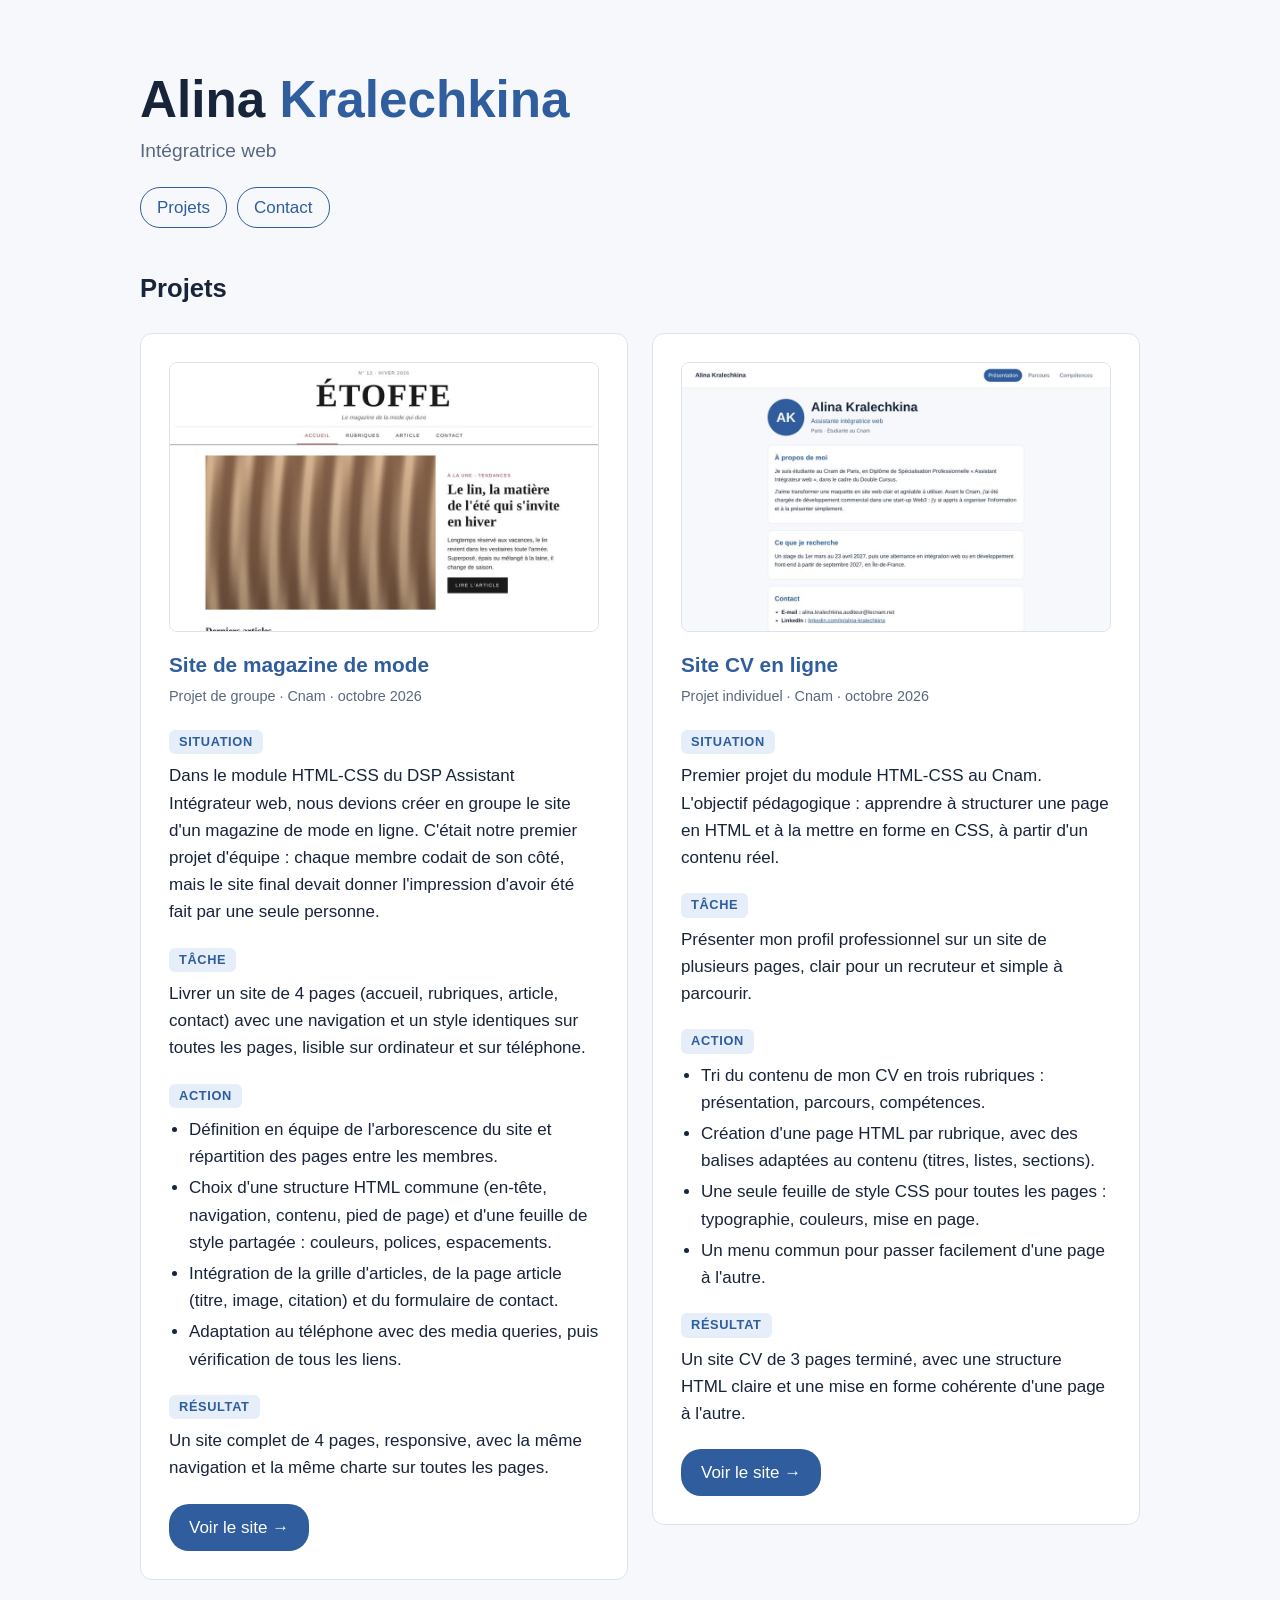
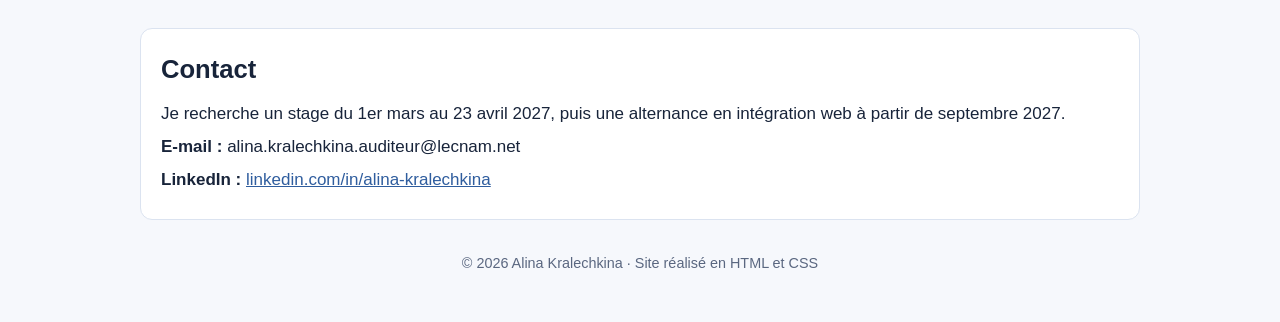
<file: index.html>
<!DOCTYPE html>
<html lang="fr">
    <head>
        <meta charset="UTF-8">
        <meta name="viewport" content="width=device-width, initial-scale=1.0">
        <title>Alina Kralechkina · Intégratrice web</title>
        <link rel="stylesheet" href="style.css">
    </head>

    <body>
        <header>
            <h1>Alina <span>Kralechkina</span></h1>
            <p class="sous-titre">Intégratrice web</p>
            
            <nav class="menu">
                <a href="#projets">Projets</a>
                <a href="#contact">Contact</a>
            </nav>
        </header>

        <main>
            <section id="projets">
                <h2>Projets</h2>

                <article class="projet magazine">
                    
                    <a href="projets/magazine/index.html">
                        <img src="images/magazine.jpg" alt="Page d'accueil du magazine de mode Étoffe">
                    </a>
                    <h3>Site de magazine de mode</h3>
                    <p class="meta">Projet de groupe · Cnam · octobre 2026</p>
                    <h4>Situation</h4>
                    <p>Dans le module HTML-CSS du DSP Assistant Intégrateur web, nous devions créer en groupe le site d'un magazine de mode en ligne. C'était notre premier projet d'équipe : chaque membre codait de son côté, mais le site final devait donner l'impression d'avoir été fait par une seule personne.</p>
                    <h4>Tâche</h4>
                    <p>Livrer un site de 4 pages (accueil, rubriques, article, contact) avec une navigation et un style identiques sur toutes les pages, lisible sur ordinateur et sur téléphone.</p>
                    <h4>Action</h4>
                    <ul>
                        <li>Définition en équipe de l'arborescence du site et répartition des pages entre les membres.</li>
                        <li>Choix d'une structure HTML commune (en-tête, navigation, contenu, pied de page) et d'une feuille de style partagée : couleurs, polices, espacements.</li>
                        <li>Intégration de la grille d'articles, de la page article (titre, image, citation) et du formulaire de contact.</li>
                        <li>Adaptation au téléphone avec des media queries, puis vérification de tous les liens.</li>
                    </ul>
                    <h4>Résultat</h4>
                    <p>Un site complet de 4 pages, responsive, avec la même navigation et la même charte sur toutes les pages.</p>
                
                    <a class="lien-projet" href="projets/magazine/index.html">Voir le site →</a>
                </article>

                <article class="projet cv">
                    <a href="projets/site-cv/index.html">
                        <img src="images/site-cv.jpg" alt="Page d'accueil du site CV d'Alina Kralechkina">
                    </a>
                    <h3>Site CV en ligne</h3>
                    <p class="meta">Projet individuel · Cnam · octobre 2026</p>
                    <h4>Situation</h4>
                    <p>Premier projet du module HTML-CSS au Cnam. L'objectif pédagogique : apprendre à structurer une page en HTML et à la mettre en forme en CSS, à partir d'un contenu réel.</p>
                    <h4>Tâche</h4>
                    <p>Présenter mon profil professionnel sur un site de plusieurs pages, clair pour un recruteur et simple à parcourir.</p>
                    <h4>Action</h4>
                    <ul>
                        <li>Tri du contenu de mon CV en trois rubriques : présentation, parcours, compétences.</li>
                        <li>Création d'une page HTML par rubrique, avec des balises adaptées au contenu (titres, listes, sections).</li>
                        <li>Une seule feuille de style CSS pour toutes les pages : typographie, couleurs, mise en page.</li>
                        <li>Un menu commun pour passer facilement d'une page à l'autre.</li>
                    </ul>
                    <h4>Résultat</h4>
                    <p>Un site CV de 3 pages terminé, avec une structure HTML claire et une mise en forme cohérente d'une page à l'autre.</p>
                    <a class="lien-projet" href="projets/site-cv/index.html">Voir le site →</a>
                </article>
            </section>

            
            <section id="contact">
                <h2>Contact</h2>
                <p>Je recherche un stage du 1er mars au 23 avril 2027, puis une alternance en intégration web à partir de septembre 2027.</p>
                <p><strong>E-mail :</strong> alina.kralechkina.auditeur@lecnam.net</p>
                <p><strong>LinkedIn :</strong> <a href="https://www.linkedin.com/in/alina-kralechkina" target="_blank">linkedin.com/in/alina-kralechkina</a></p>
            </section>
        </main>

        <footer>
            <p>© 2026 Alina Kralechkina · Site réalisé en HTML et CSS</p>
        </footer>
    </body>
</html>
</file>
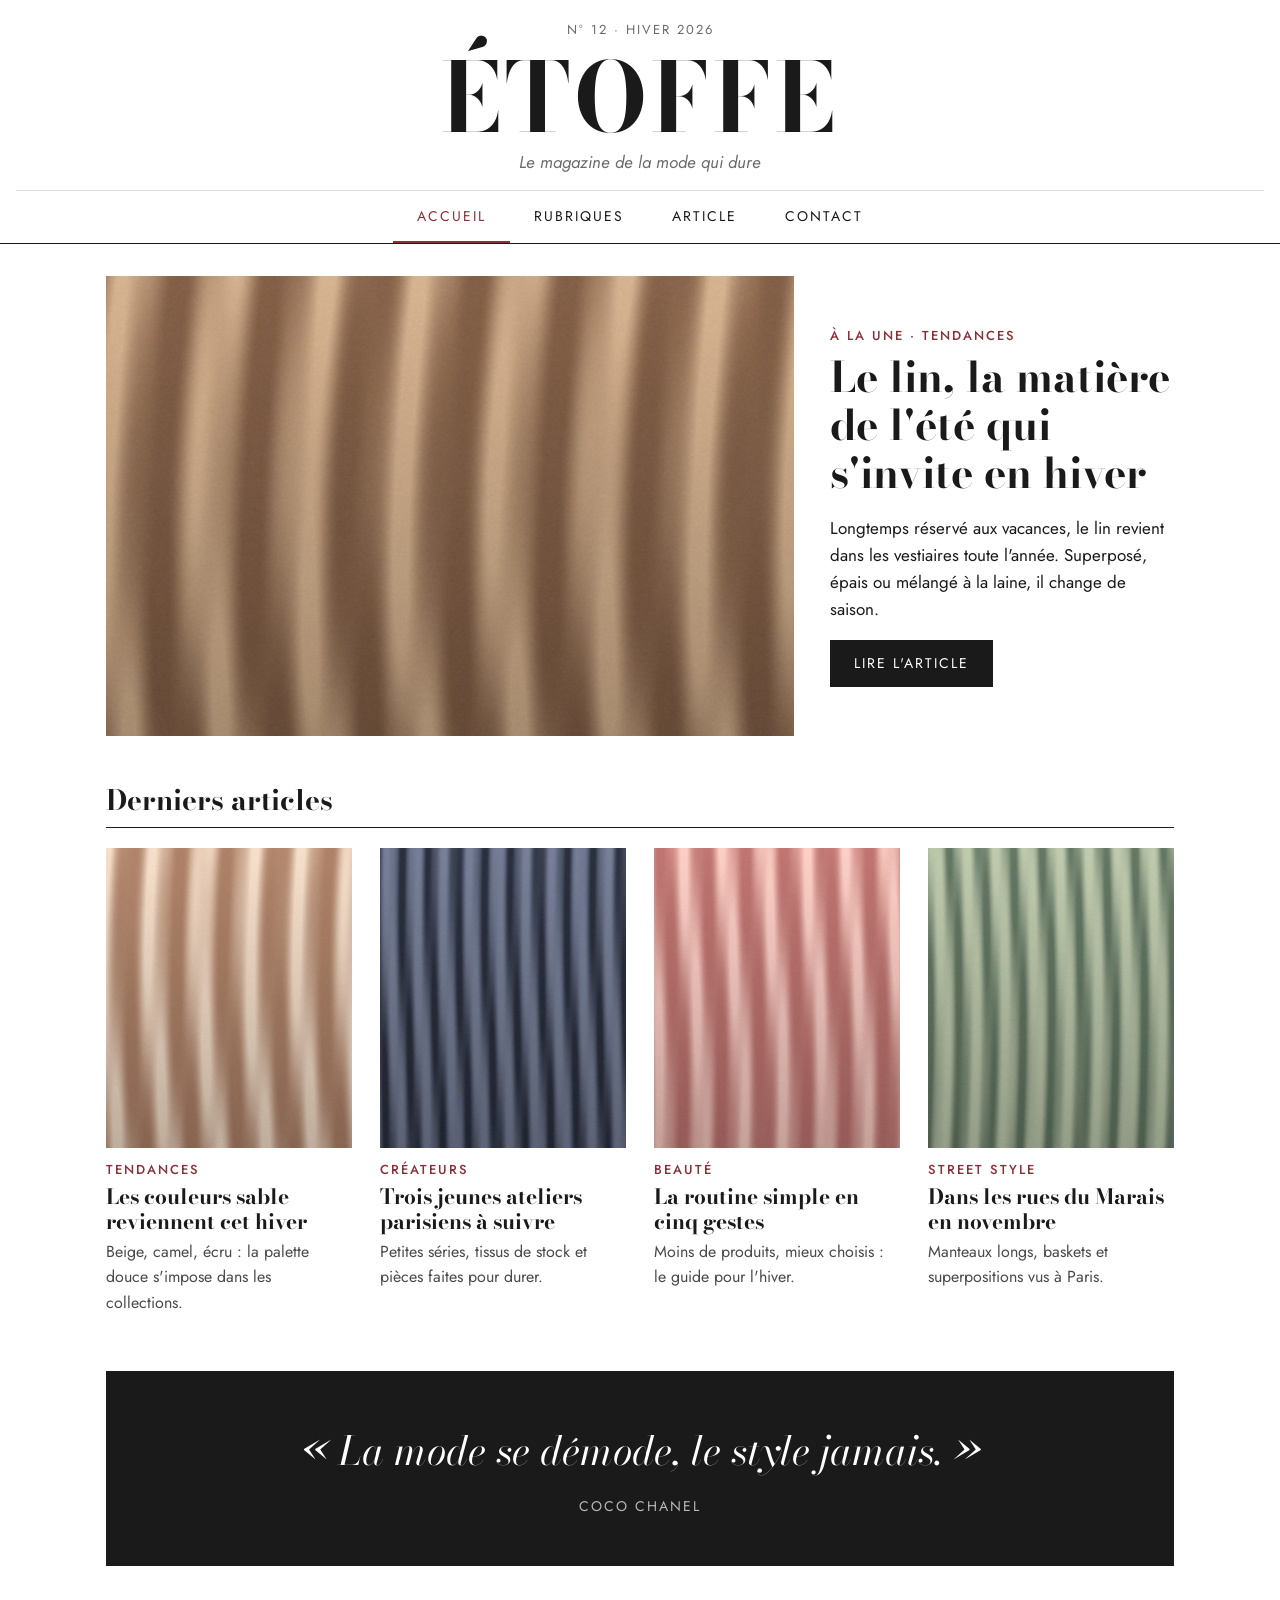
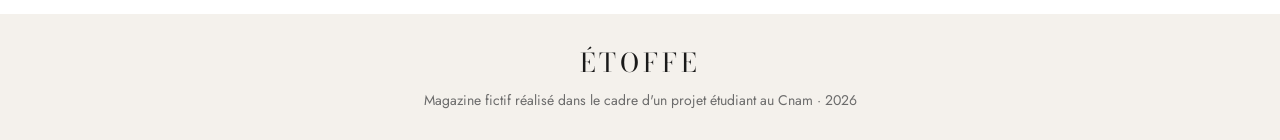
<file: projets/magazine/index.html>
<!DOCTYPE html>
<html lang="fr">
<head>
    <meta charset="UTF-8">
    <meta name="viewport" content="width=device-width, initial-scale=1.0">
    <title>Étoffe · Magazine de mode</title>
    <!-- Шрифты Google: Bodoni Moda для заголовков (как в модных журналах), Jost для текста -->
    <link rel="preconnect" href="https://fonts.googleapis.com">
    <link rel="preconnect" href="https://fonts.gstatic.com" crossorigin>
    <link href="https://fonts.googleapis.com/css2?family=Bodoni+Moda:wght@500;700&family=Jost:wght@400;500&display=swap" rel="stylesheet">
    <link rel="stylesheet" href="style.css">
</head>
<body>

    <!-- Шапка журнала: одна и та же на всех страницах -->
    <header class="entete">
        <p class="date-numero">N° 12 · Hiver 2026</p>
        <a class="logo" href="index.html">Étoffe</a>
        <p class="slogan">Le magazine de la mode qui dure</p>
        <nav class="menu">
            <a class="actif" href="index.html">Accueil</a>
            <a href="rubriques.html">Rubriques</a>
            <a href="article.html">Article</a>
            <a href="contact.html">Contact</a>
        </nav>
    </header>

    <main class="contenu">

        <!-- Главная статья номера: картинка + текст -->
        <section class="une">
            <img src="images/une.jpg" alt="Drapé de lin couleur sable">
            <div class="une-texte">
                <p class="rubrique">À la une · Tendances</p>
                <h1>Le lin, la matière de l'été qui s'invite en hiver</h1>
                <p>Longtemps réservé aux vacances, le lin revient dans les vestiaires toute l'année. Superposé, épais ou mélangé à la laine, il change de saison.</p>
                <a class="bouton" href="article.html">Lire l'article</a>
            </div>
        </section>

        <!-- Сетка последних статей: 1 колонка на телефоне, 4 на компьютере -->
        <section>
            <h2 class="titre-section">Derniers articles</h2>

            <div class="grille">

                <article class="carte">
                    <img src="images/tendances.jpg" alt="Tissu beige plissé">
                    <p class="rubrique">Tendances</p>
                    <h3><a href="article.html">Les couleurs sable reviennent cet hiver</a></h3>
                    <p>Beige, camel, écru : la palette douce s'impose dans les collections.</p>
                </article>

                <article class="carte">
                    <img src="images/createurs.jpg" alt="Tissu bleu nuit plissé">
                    <p class="rubrique">Créateurs</p>
                    <h3><a href="article.html">Trois jeunes ateliers parisiens à suivre</a></h3>
                    <p>Petites séries, tissus de stock et pièces faites pour durer.</p>
                </article>

                <article class="carte">
                    <img src="images/beaute.jpg" alt="Tissu rose poudré">
                    <p class="rubrique">Beauté</p>
                    <h3><a href="article.html">La routine simple en cinq gestes</a></h3>
                    <p>Moins de produits, mieux choisis : le guide pour l'hiver.</p>
                </article>

                <article class="carte">
                    <img src="images/street.jpg" alt="Tissu vert sauge">
                    <p class="rubrique">Street style</p>
                    <h3><a href="article.html">Dans les rues du Marais en novembre</a></h3>
                    <p>Manteaux longs, baskets et superpositions vus à Paris.</p>
                </article>

            </div>
        </section>

        <!-- Цитата номера на тёмном фоне -->
        <section class="citation">
            <p>« La mode se démode, le style jamais. »</p>
            <p class="auteur">Coco Chanel</p>
        </section>

    </main>

    <!-- Подвал: тоже одинаковый на всех страницах -->
    <footer class="pied">
        <p class="logo-pied">Étoffe</p>
        <p>Magazine fictif réalisé dans le cadre d'un projet étudiant au Cnam · 2026</p>
    </footer>

</body>
</html>
</file>
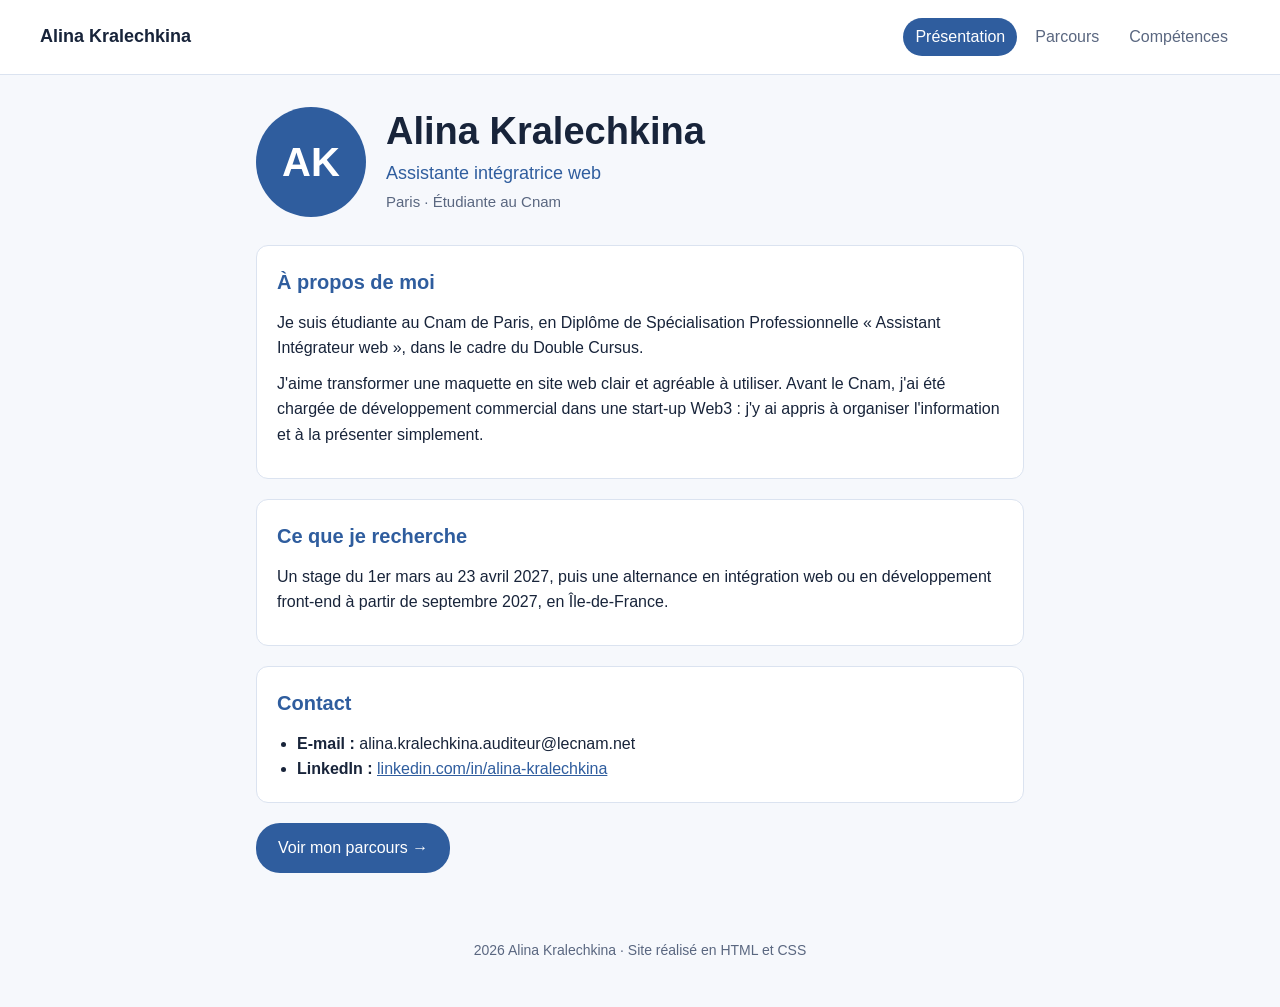
<file: projets/site-cv/index.html>
<!DOCTYPE html>
<html lang="fr">
<head>
    <meta charset="UTF-8">
    
    <meta name="viewport" content="width=device-width, initial-scale=1.0">
    <title>Alina Kralechkina · Présentation</title>
    <link rel="stylesheet" href="style.css">
</head>
<body>

 
    <header class="entete">
        <a class="logo" href="index.html">Alina Kralechkina</a>
        <nav class="menu">
            
            <a class="actif" href="index.html">Présentation</a>
            <a href="parcours.html">Parcours</a>
            <a href="competences.html">Compétences</a>
        </nav>
    </header>

    <main class="contenu">

      
        <section class="intro">
      
            <div class="initiales">AK</div>
            <div>
                <h1>Alina Kralechkina</h1>
                <p class="poste">Assistante intégratrice web</p>
                <p class="lieu">Paris · Étudiante au Cnam</p>
            </div>
        </section>

        <section class="bloc">
            <h2>À propos de moi</h2>
            <p>Je suis étudiante au Cnam de Paris, en Diplôme de Spécialisation Professionnelle « Assistant Intégrateur web », dans le cadre du Double Cursus.</p>
            <p>J'aime transformer une maquette en site web clair et agréable à utiliser. Avant le Cnam, j'ai été chargée de développement commercial dans une start-up Web3 : j'y ai appris à organiser l'information et à la présenter simplement.</p>
        </section>

        <section class="bloc">
            <h2>Ce que je recherche</h2>
            <p>Un stage du 1er mars au 23 avril 2027, puis une alternance en intégration web ou en développement front-end à partir de septembre 2027, en Île-de-France.</p>
        </section>

        <section class="bloc">
            <h2>Contact</h2>
            <ul class="liste-contact">
                <li><strong>E-mail :</strong> alina.kralechkina.auditeur@lecnam.net</li>
                <li><strong>LinkedIn :</strong> <a href="https://www.linkedin.com/in/alina-kralechkina" target="_blank">linkedin.com/in/alina-kralechkina</a></li>
            </ul>
        </section>

    
        <a class="bouton" href="parcours.html">Voir mon parcours →</a>

    </main>

    <footer class="pied">
        <p>2026 Alina Kralechkina · Site réalisé en HTML et CSS</p>
    </footer>

</body>
</html>
</file>
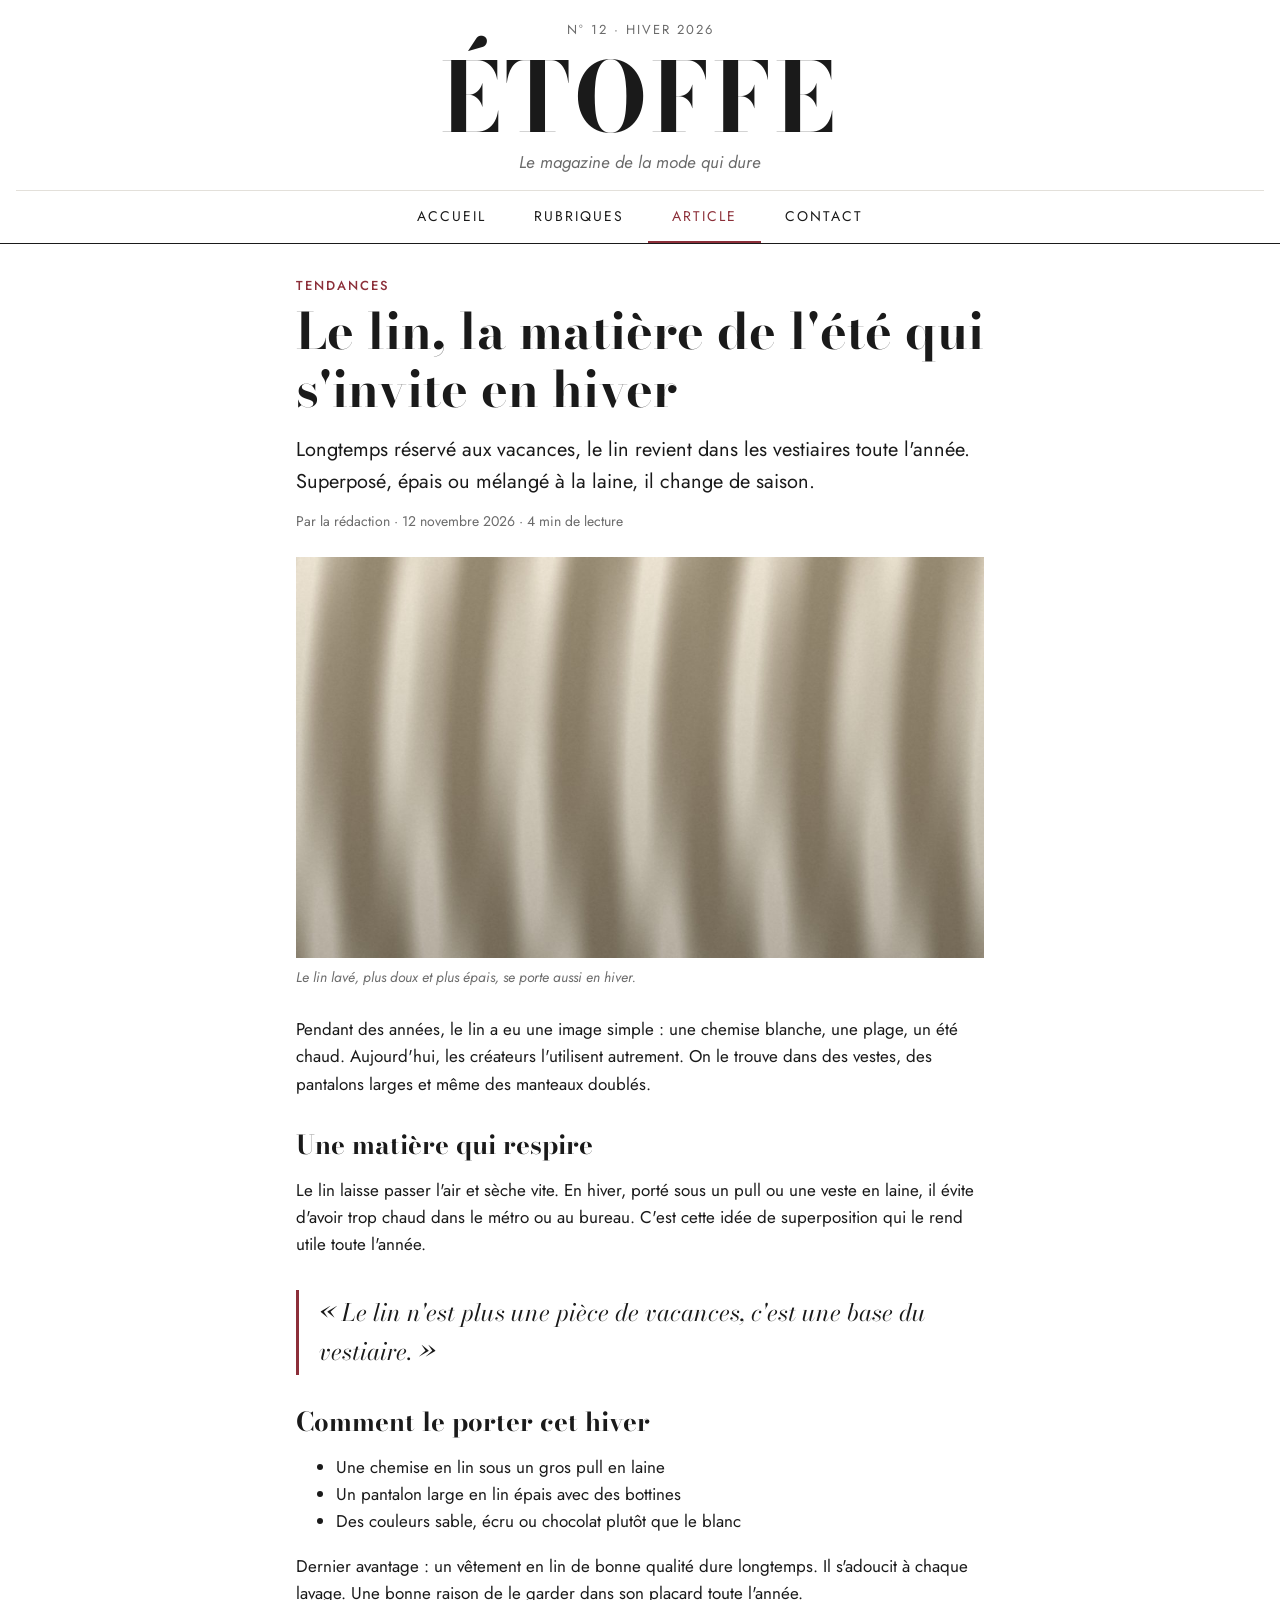
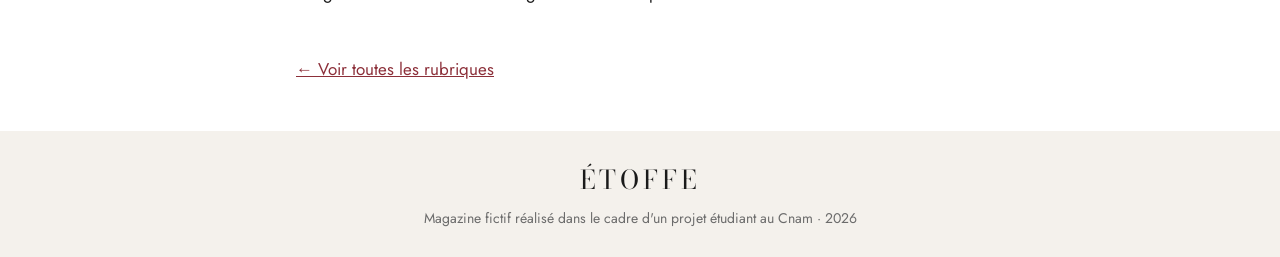
<file: projets/magazine/article.html>
<!DOCTYPE html>
<html lang="fr">
<head>
    <meta charset="UTF-8">
    <meta name="viewport" content="width=device-width, initial-scale=1.0">
    <title>Le lin en hiver · Étoffe</title>
    <link rel="preconnect" href="https://fonts.googleapis.com">
    <link rel="preconnect" href="https://fonts.gstatic.com" crossorigin>
    <link href="https://fonts.googleapis.com/css2?family=Bodoni+Moda:wght@500;700&family=Jost:wght@400;500&display=swap" rel="stylesheet">
    <link rel="stylesheet" href="style.css">
</head>
<body>

    <header class="entete">
        <p class="date-numero">N° 12 · Hiver 2026</p>
        <a class="logo" href="index.html">Étoffe</a>
        <p class="slogan">Le magazine de la mode qui dure</p>
        <nav class="menu">
            <a href="index.html">Accueil</a>
            <a href="rubriques.html">Rubriques</a>
            <a class="actif" href="article.html">Article</a>
            <a href="contact.html">Contact</a>
        </nav>
    </header>

    <!-- class="lecture" делает колонку уже, чтобы текст было удобно читать -->
    <main class="contenu lecture">

        <article>
            <p class="rubrique">Tendances</p>
            <h1 class="titre-article">Le lin, la matière de l'été qui s'invite en hiver</h1>
            <!-- "Chapeau" — короткое вступление к статье -->
            <p class="chapeau">Longtemps réservé aux vacances, le lin revient dans les vestiaires toute l'année. Superposé, épais ou mélangé à la laine, il change de saison.</p>
            <p class="signature">Par la rédaction · 12 novembre 2026 · 4 min de lecture</p>

            <!-- figure = картинка с подписью -->
            <figure>
                <img src="images/article.jpg" alt="Drapé de lin naturel">
                <figcaption>Le lin lavé, plus doux et plus épais, se porte aussi en hiver.</figcaption>
            </figure>

            <p>Pendant des années, le lin a eu une image simple : une chemise blanche, une plage, un été chaud. Aujourd'hui, les créateurs l'utilisent autrement. On le trouve dans des vestes, des pantalons larges et même des manteaux doublés.</p>

            <h2>Une matière qui respire</h2>
            <p>Le lin laisse passer l'air et sèche vite. En hiver, porté sous un pull ou une veste en laine, il évite d'avoir trop chaud dans le métro ou au bureau. C'est cette idée de superposition qui le rend utile toute l'année.</p>

            <!-- blockquote = выделенная цитата -->
            <blockquote>
                « Le lin n'est plus une pièce de vacances, c'est une base du vestiaire. »
            </blockquote>

            <h2>Comment le porter cet hiver</h2>
            <ul>
                <li>Une chemise en lin sous un gros pull en laine</li>
                <li>Un pantalon large en lin épais avec des bottines</li>
                <li>Des couleurs sable, écru ou chocolat plutôt que le blanc</li>
            </ul>

            <p>Dernier avantage : un vêtement en lin de bonne qualité dure longtemps. Il s'adoucit à chaque lavage. Une bonne raison de le garder dans son placard toute l'année.</p>
        </article>

        <a class="lien-retour" href="rubriques.html">← Voir toutes les rubriques</a>

    </main>

    <footer class="pied">
        <p class="logo-pied">Étoffe</p>
        <p>Magazine fictif réalisé dans le cadre d'un projet étudiant au Cnam · 2026</p>
    </footer>

</body>
</html>
</file>
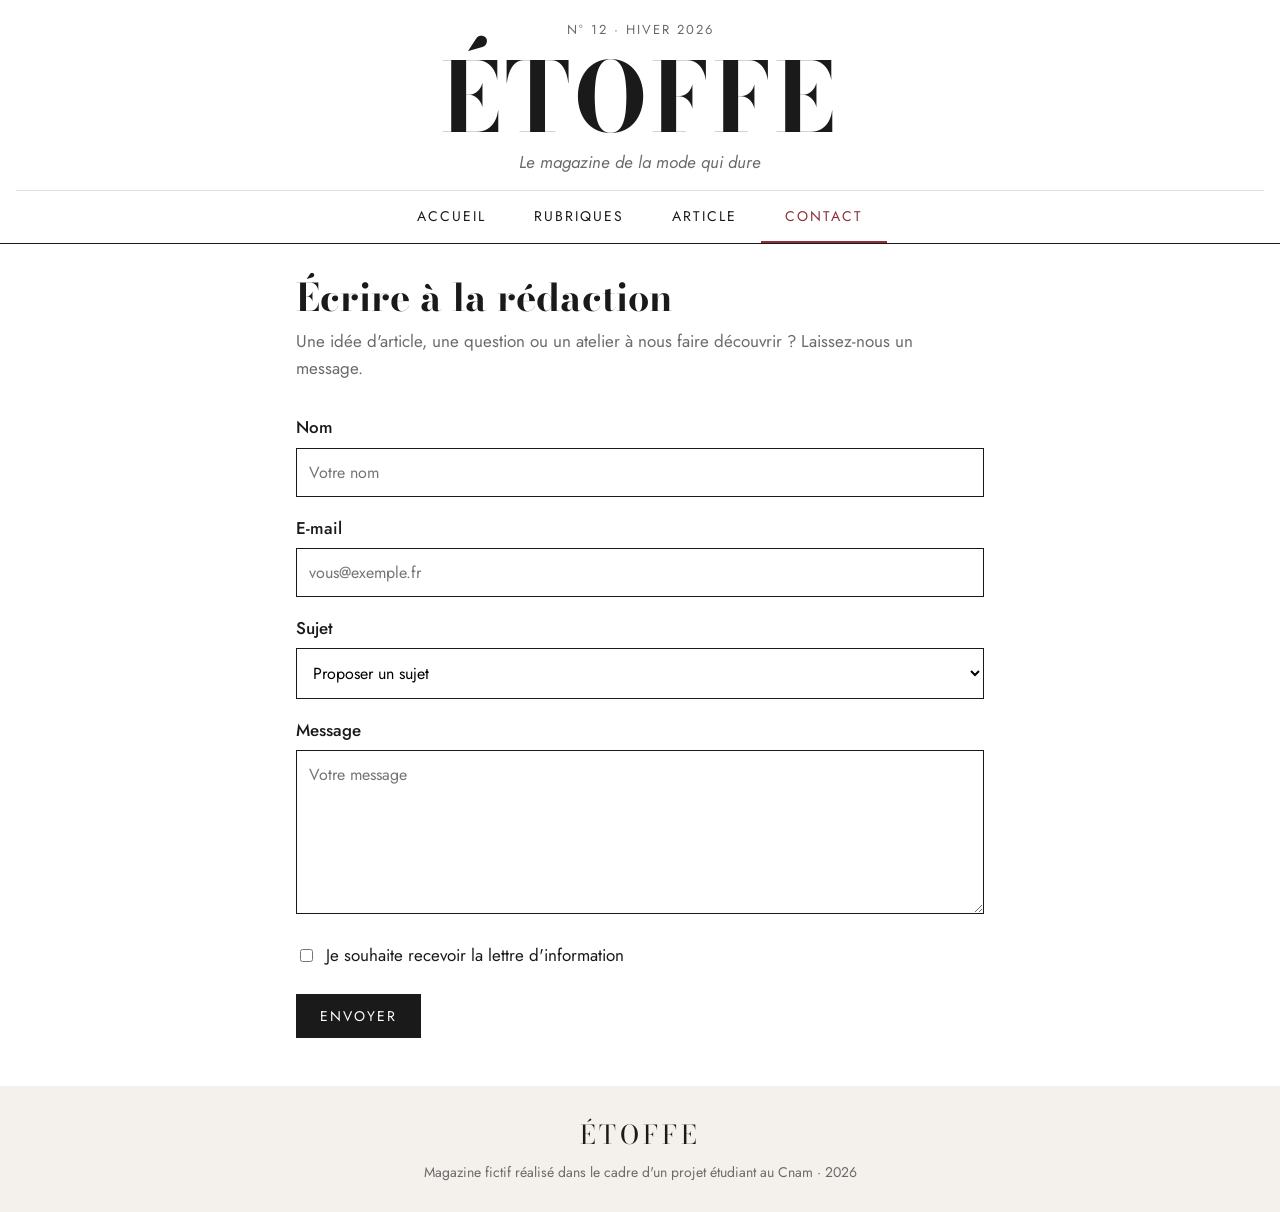
<file: projets/magazine/contact.html>
<!DOCTYPE html>
<html lang="fr">
<head>
    <meta charset="UTF-8">
    <meta name="viewport" content="width=device-width, initial-scale=1.0">
    <title>Contact · Étoffe</title>
    <link rel="preconnect" href="https://fonts.googleapis.com">
    <link rel="preconnect" href="https://fonts.gstatic.com" crossorigin>
    <link href="https://fonts.googleapis.com/css2?family=Bodoni+Moda:wght@500;700&family=Jost:wght@400;500&display=swap" rel="stylesheet">
    <link rel="stylesheet" href="style.css">
</head>
<body>

    <header class="entete">
        <p class="date-numero">N° 12 · Hiver 2026</p>
        <a class="logo" href="index.html">Étoffe</a>
        <p class="slogan">Le magazine de la mode qui dure</p>
        <nav class="menu">
            <a href="index.html">Accueil</a>
            <a href="rubriques.html">Rubriques</a>
            <a href="article.html">Article</a>
            <a class="actif" href="contact.html">Contact</a>
        </nav>
    </header>

    <main class="contenu lecture">

        <h1 class="titre-page">Écrire à la rédaction</h1>
        <p class="intro-page">Une idée d'article, une question ou un atelier à nous faire découvrir ? Laissez-nous un message.</p>

        <!-- Форма. Каждое поле: label (подпись) + input. for="..." связывает подпись с полем по id -->
        <form class="formulaire" action="#">

            <label for="nom">Nom</label>
            <input type="text" id="nom" name="nom" placeholder="Votre nom" required>

            <label for="email">E-mail</label>
            <input type="email" id="email" name="email" placeholder="vous@exemple.fr" required>

            <!-- select = выпадающий список -->
            <label for="sujet">Sujet</label>
            <select id="sujet" name="sujet">
                <option>Proposer un sujet</option>
                <option>Présenter un créateur</option>
                <option>Autre question</option>
            </select>

            <!-- textarea = большое поле для текста -->
            <label for="message">Message</label>
            <textarea id="message" name="message" rows="6" placeholder="Votre message" required></textarea>

            <!-- Галочка подписки -->
            <p class="case">
                <input type="checkbox" id="lettre" name="lettre">
                <label for="lettre">Je souhaite recevoir la lettre d'information</label>
            </p>

            <button class="bouton" type="submit">Envoyer</button>
        </form>

    </main>

    <footer class="pied">
        <p class="logo-pied">Étoffe</p>
        <p>Magazine fictif réalisé dans le cadre d'un projet étudiant au Cnam · 2026</p>
    </footer>

</body>
</html>
</file>
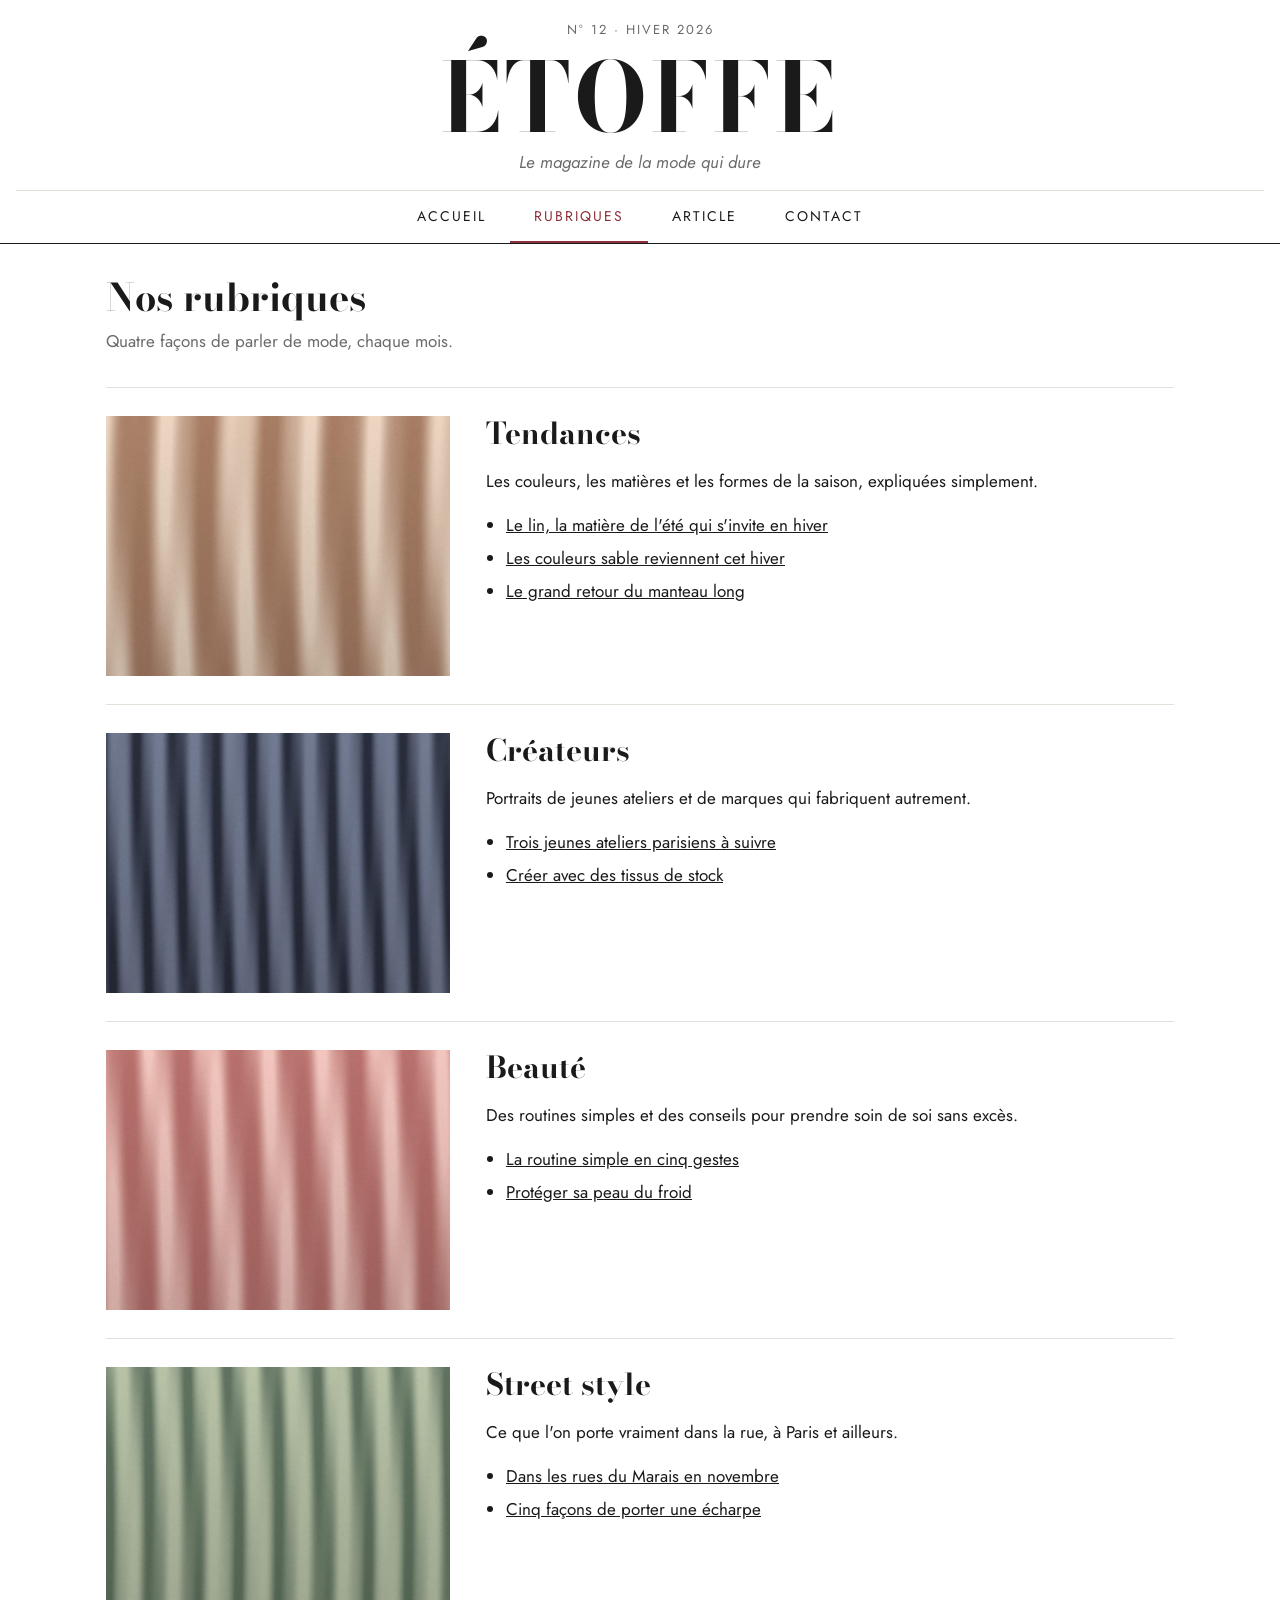
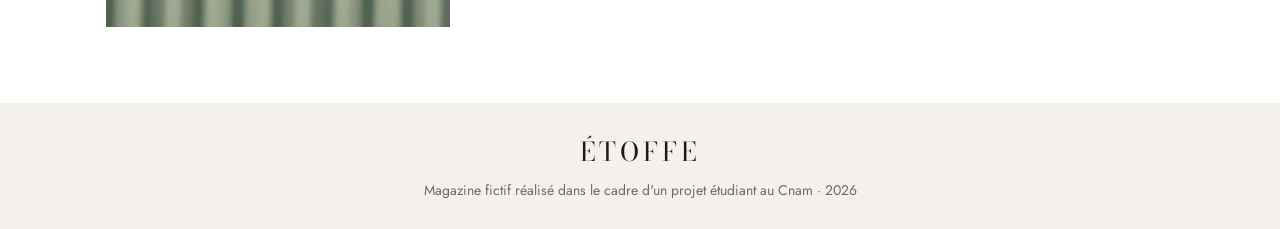
<file: projets/magazine/rubriques.html>
<!DOCTYPE html>
<html lang="fr">
<head>
    <meta charset="UTF-8">
    <meta name="viewport" content="width=device-width, initial-scale=1.0">
    <title>Rubriques · Étoffe</title>
    <link rel="preconnect" href="https://fonts.googleapis.com">
    <link rel="preconnect" href="https://fonts.gstatic.com" crossorigin>
    <link href="https://fonts.googleapis.com/css2?family=Bodoni+Moda:wght@500;700&family=Jost:wght@400;500&display=swap" rel="stylesheet">
    <link rel="stylesheet" href="style.css">
</head>
<body>

    <header class="entete">
        <p class="date-numero">N° 12 · Hiver 2026</p>
        <a class="logo" href="index.html">Étoffe</a>
        <p class="slogan">Le magazine de la mode qui dure</p>
        <nav class="menu">
            <a href="index.html">Accueil</a>
            <a class="actif" href="rubriques.html">Rubriques</a>
            <a href="article.html">Article</a>
            <a href="contact.html">Contact</a>
        </nav>
    </header>

    <main class="contenu">

        <h1 class="titre-page">Nos rubriques</h1>
        <p class="intro-page">Quatre façons de parler de mode, chaque mois.</p>

        <!-- Каждая рубрика: картинка слева, текст справа (на телефоне — друг под другом) -->
        <section class="rubrique-bloc">
            <img src="images/tendances.jpg" alt="Tissu beige plissé">
            <div>
                <h2>Tendances</h2>
                <p>Les couleurs, les matières et les formes de la saison, expliquées simplement.</p>
                <ul>
                    <li><a href="article.html">Le lin, la matière de l'été qui s'invite en hiver</a></li>
                    <li><a href="article.html">Les couleurs sable reviennent cet hiver</a></li>
                    <li><a href="article.html">Le grand retour du manteau long</a></li>
                </ul>
            </div>
        </section>

        <section class="rubrique-bloc">
            <img src="images/createurs.jpg" alt="Tissu bleu nuit plissé">
            <div>
                <h2>Créateurs</h2>
                <p>Portraits de jeunes ateliers et de marques qui fabriquent autrement.</p>
                <ul>
                    <li><a href="article.html">Trois jeunes ateliers parisiens à suivre</a></li>
                    <li><a href="article.html">Créer avec des tissus de stock</a></li>
                </ul>
            </div>
        </section>

        <section class="rubrique-bloc">
            <img src="images/beaute.jpg" alt="Tissu rose poudré">
            <div>
                <h2>Beauté</h2>
                <p>Des routines simples et des conseils pour prendre soin de soi sans excès.</p>
                <ul>
                    <li><a href="article.html">La routine simple en cinq gestes</a></li>
                    <li><a href="article.html">Protéger sa peau du froid</a></li>
                </ul>
            </div>
        </section>

        <section class="rubrique-bloc">
            <img src="images/street.jpg" alt="Tissu vert sauge">
            <div>
                <h2>Street style</h2>
                <p>Ce que l'on porte vraiment dans la rue, à Paris et ailleurs.</p>
                <ul>
                    <li><a href="article.html">Dans les rues du Marais en novembre</a></li>
                    <li><a href="article.html">Cinq façons de porter une écharpe</a></li>
                </ul>
            </div>
        </section>

    </main>

    <footer class="pied">
        <p class="logo-pied">Étoffe</p>
        <p>Magazine fictif réalisé dans le cadre d'un projet étudiant au Cnam · 2026</p>
    </footer>

</body>
</html>
</file>
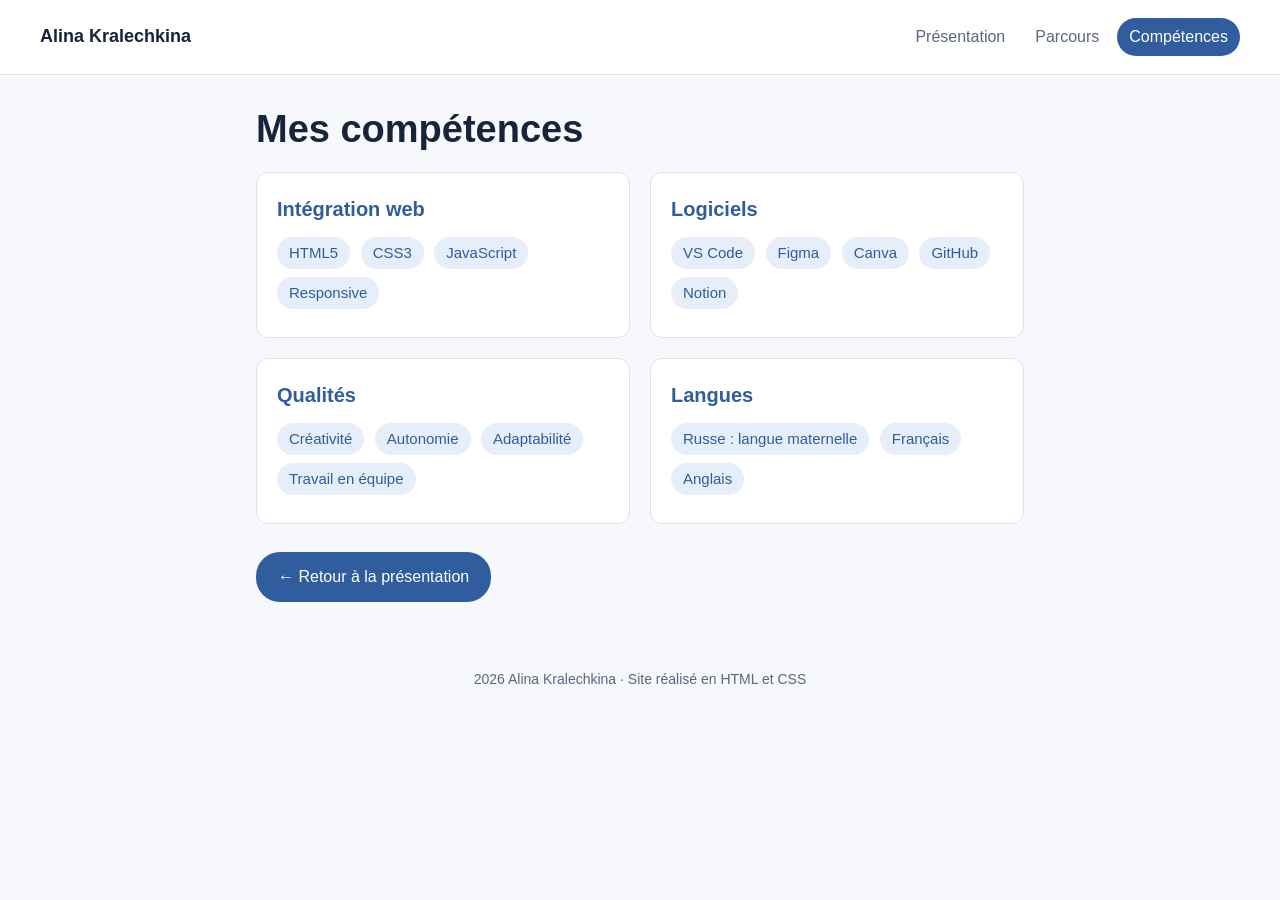
<file: projets/site-cv/competences.html>
<!DOCTYPE html>
<html lang="fr">
<head>
    <meta charset="UTF-8">
    <meta name="viewport" content="width=device-width, initial-scale=1.0">
    <title>Alina Kralechkina · Compétences</title>
    <link rel="stylesheet" href="style.css">
</head>
<body>

    <header class="entete">
        <a class="logo" href="index.html">Alina Kralechkina</a>
        <nav class="menu">
            <a href="index.html">Présentation</a>
            <a href="parcours.html">Parcours</a>
            <a class="actif" href="competences.html">Compétences</a>
        </nav>
    </header>

    <main class="contenu">

        <h1>Mes compétences</h1>

        <div class="grille">

            <section class="carte">
                <h2>Intégration web</h2>

                <p>
                    <span class="pastille">HTML5</span>
                    <span class="pastille">CSS3</span>
                    <span class="pastille">JavaScript</span>
                    <span class="pastille">Responsive</span>
                </p>
            </section>

            <section class="carte">
                <h2>Logiciels</h2>
                <p>
                    <span class="pastille">VS Code</span>
                    <span class="pastille">Figma</span>
                    <span class="pastille">Canva</span>
                    <span class="pastille">GitHub</span>
                    <span class="pastille">Notion</span>
                </p>
            </section>

            <section class="carte">
                <h2>Qualités</h2>
                <p>
                    <span class="pastille">Créativité</span>
                    <span class="pastille">Autonomie</span>
                    <span class="pastille">Adaptabilité</span>
                    <span class="pastille">Travail en équipe</span>
                </p>
            </section>

            <section class="carte">
                <h2>Langues</h2>
                <p>
                    <span class="pastille">Russe : langue maternelle</span>
                    <span class="pastille">Français</span>
                    <span class="pastille">Anglais</span>
                </p>
            </section>

        </div>

        <a class="bouton" href="index.html">← Retour à la présentation</a>

    </main>

    <footer class="pied">
        <p> 2026 Alina Kralechkina · Site réalisé en HTML et CSS</p>
    </footer>

</body>
</html>
</file>
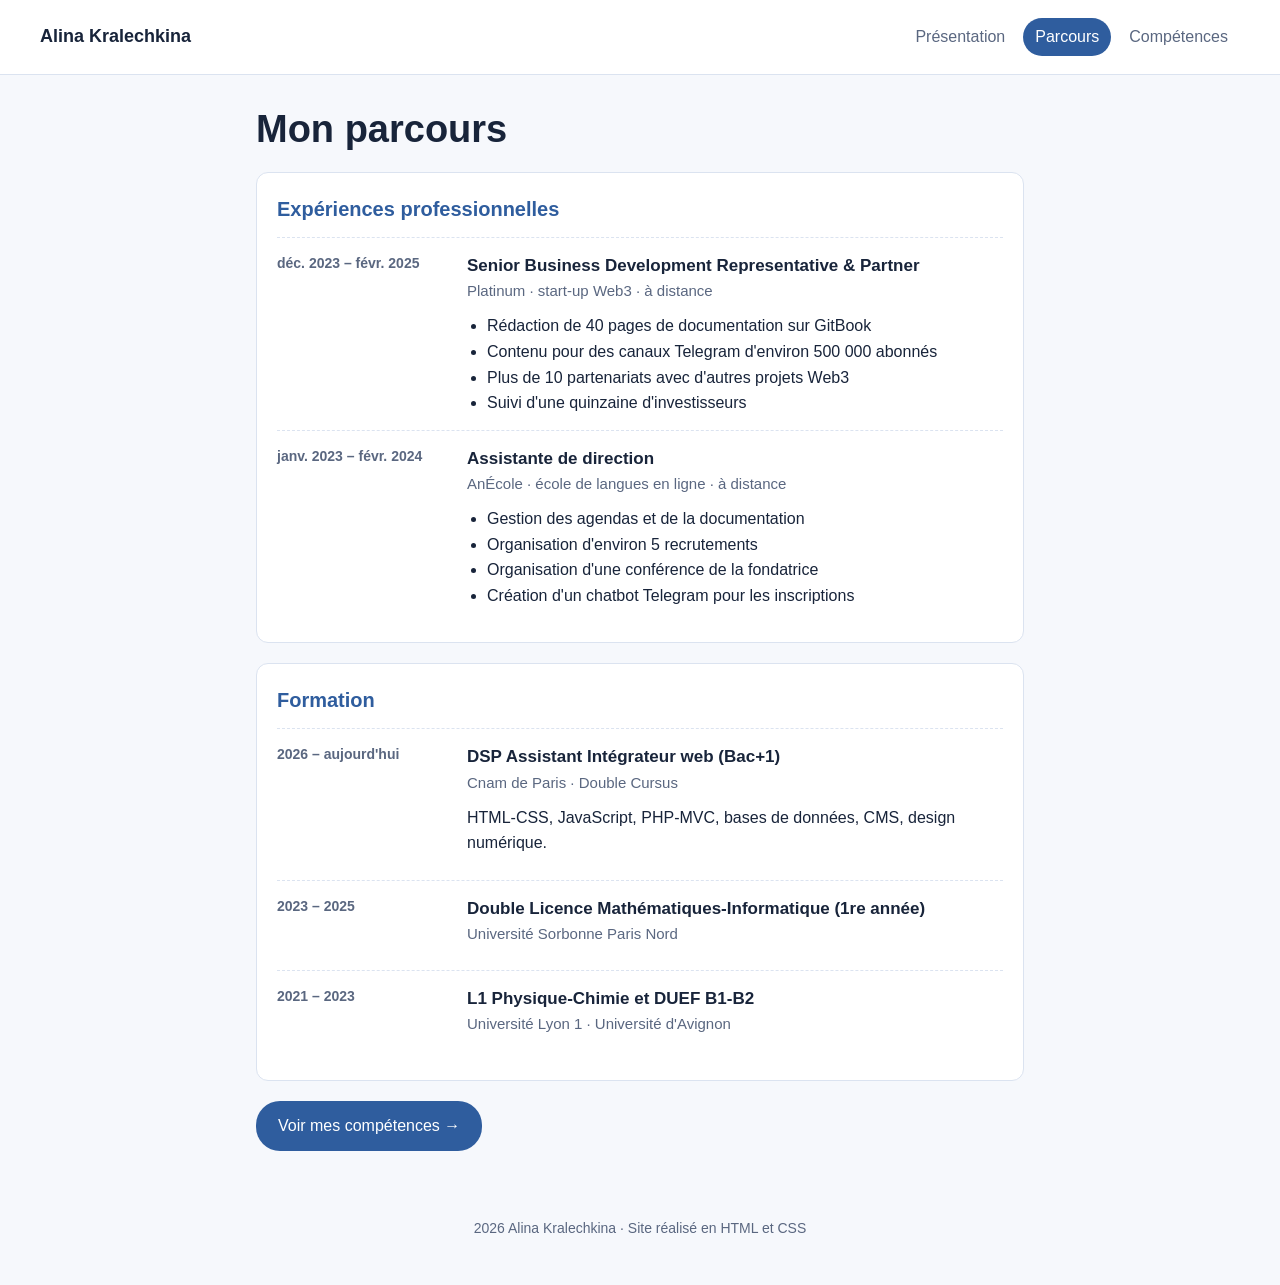
<file: projets/site-cv/parcours.html>
<!DOCTYPE html>
<html lang="fr">
<head>
    <meta charset="UTF-8">
    <meta name="viewport" content="width=device-width, initial-scale=1.0">
    <title>Alina Kralechkina · Parcours</title>
    <link rel="stylesheet" href="style.css">
</head>
<body>

    <header class="entete">
        <a class="logo" href="index.html">Alina Kralechkina</a>
        <nav class="menu">
            <a href="index.html">Présentation</a>
            <a class="actif" href="parcours.html">Parcours</a>
            <a href="competences.html">Compétences</a>
        </nav>
    </header>

    <main class="contenu">

        <h1>Mon parcours</h1>

        <section class="bloc">
            <h2>Expériences professionnelles</h2>

            <article class="etape">
                <p class="dates">déc. 2023 – févr. 2025</p>
                <div>
                    <h3>Senior Business Development Representative &amp; Partner</h3>
                    <p class="lieu">Platinum · start-up Web3 · à distance</p>
                    <ul>
                        <li>Rédaction de 40 pages de documentation sur GitBook</li>
                        <li>Contenu pour des canaux Telegram d'environ 500 000 abonnés</li>
                        <li>Plus de 10 partenariats avec d'autres projets Web3</li>
                        <li>Suivi d'une quinzaine d'investisseurs</li>
                    </ul>
                </div>
            </article>

            <article class="etape">
                <p class="dates">janv. 2023 – févr. 2024</p>
                <div>
                    <h3>Assistante de direction</h3>
                    <p class="lieu">AnÉcole · école de langues en ligne · à distance</p>
                    <ul>
                        <li>Gestion des agendas et de la documentation</li>
                        <li>Organisation d'environ 5 recrutements</li>
                        <li>Organisation d'une conférence de la fondatrice</li>
                        <li>Création d'un chatbot Telegram pour les inscriptions</li>
                    </ul>
                </div>
            </article>
        </section>


        <section class="bloc">
            <h2>Formation</h2>

            <article class="etape">
                <p class="dates">2026 – aujourd'hui</p>
                <div>
                    <h3>DSP Assistant Intégrateur web (Bac+1)</h3>
                    <p class="lieu">Cnam de Paris · Double Cursus</p>
                    <p>HTML-CSS, JavaScript, PHP-MVC, bases de données, CMS, design numérique.</p>
                </div>
            </article>

            <article class="etape">
                <p class="dates">2023 – 2025</p>
                <div>
                    <h3>Double Licence Mathématiques-Informatique (1re année)</h3>
                    <p class="lieu">Université Sorbonne Paris Nord</p>
                </div>
            </article>

            <article class="etape">
                <p class="dates">2021 – 2023</p>
                <div>
                    <h3>L1 Physique-Chimie et DUEF B1-B2</h3>
                    <p class="lieu">Université Lyon 1 · Université d'Avignon</p>
                </div>
            </article>
        </section>

        <a class="bouton" href="competences.html">Voir mes compétences →</a>

    </main>

    <footer class="pied">
        <p>2026 Alina Kralechkina · Site réalisé en HTML et CSS</p>
    </footer>

</body>
</html>
</file>
<file: style.css>
/* Base */
* {
    box-sizing: border-box; 
}

body {
    margin: 0;
    padding: 0 16px;        
    background: #f6f8fc;
    color: #18243a;
    font-family: "Segoe UI", Arial, sans-serif;
    font-size: 16px;
    line-height: 1.6;
}

header,
main,
footer {
    max-width: 1000px;      
    margin: 0 auto;         
}

a {
    color: #2f5d9e;
}

/* En-tête */
header {
    padding: 48px 0 32px;
}

h1 {
    margin: 0;
    font-size: 2.2rem;
    line-height: 1.1;
}

h1 span {
    color: #2f5d9e;
}

.sous-titre {
    margin: 8px 0 0;
    font-size: 1.2rem;
    color: #5a6780;
}


.menu {
    display: flex;
    gap: 10px;
    margin-top: 20px;
}

.menu a {
    text-decoration: none;
    padding: 6px 16px;
    border: 1px solid #2f5d9e;
    border-radius: 20px;
}

.menu a:hover {
    background: #2f5d9e;
    color: #ffffff;
}

/* Section projets */
#projets {
    display: grid;
    grid-template-columns: 1fr;
    gap: 24px;
    padding-bottom: 48px;
}

h2 {
    margin: 0;
    font-size: 1.6rem;
}

/* Carte projet */
.projet {
    background: #ffffff;
    border: 1px solid #dbe3f0;
    border-radius: 12px;
    padding: 20px;
}

/* Capture d'écran du site */
.projet img {
    width: 100%;           
    display: block;
    border: 1px solid #dbe3f0;
    border-radius: 8px;
    margin-bottom: 16px;
}

.projet h3 {
    margin: 0;
    font-size: 1.3rem;
    color: #2f5d9e;
}

.meta {
    margin: 4px 0 16px;
    font-size: 0.9rem;
    color: #5a6780;
}

.projet h4 {
    margin: 18px 0 4px;
    display: inline-block;
    padding: 2px 10px;
    border-radius: 6px;
    background: #e6eef9;
    color: #2f5d9e;
    font-size: 0.8rem;
    text-transform: uppercase;
    letter-spacing: 0.05em;
}

.projet p {
    margin: 4px 0;
}

.projet ul {
    margin: 4px 0;
    padding-left: 20px;
}

.projet li {
    margin-bottom: 4px;
}

/* Bouton "Voir le site" */
.lien-projet {
    display: inline-block;
    margin-top: 18px;
    background: #2f5d9e;
    color: #ffffff;
    text-decoration: none;
    padding: 10px 20px;
    border-radius: 20px;
}

.lien-projet:hover {
    background: #1f4478;
}

/* Contact */
#contact {
    background: #ffffff;
    border: 1px solid #dbe3f0;
    border-radius: 12px;
    padding: 20px;
    margin-bottom: 32px;
}

#contact h2 {
    margin-bottom: 10px;
}

#contact p {
    margin: 6px 0;
}

/* Pied de page */
footer {
    text-align: center;
    color: #5a6780;
    font-size: 0.9rem;
    padding-bottom: 32px;
}

/* Ordinateur : à partir de 800px de large */
@media (min-width: 800px) {
    body {
        font-size: 17px;
    }

    header {
        padding: 72px 0 40px;
    }

    h1 {
        font-size: 3.2rem;
    }

    #projets {
        grid-template-columns: 1fr 1fr; 
        align-items: start;
    }

    h2 {
        grid-column: 1 / -1;          
    }

    .projet {
        padding: 28px;
    }
}
</file>
<file: projets/magazine/style.css>
/* ================================================
   Étoffe · magazine de mode
   Один файл стилей для всех четырёх страниц
   ================================================ */

/* ----- 1. Основа ----- */

* {
    box-sizing: border-box;
}

body {
    margin: 0;
    background: #ffffff;                 /* белый фон, как страница журнала */
    color: #1a1a1a;                      /* почти чёрный текст */
    font-family: "Jost", Arial, sans-serif;
    font-size: 17px;
    line-height: 1.6;
}

/* Картинки никогда не шире своего блока */
img {
    max-width: 100%;
    display: block;                      /* убираем пустое место под картинкой */
}

a {
    color: #1a1a1a;
}

/* Все заголовки — шрифтом Bodoni Moda */
h1, h2, h3 {
    font-family: "Bodoni Moda", Georgia, serif;
    line-height: 1.15;
    margin: 0;
}

/* ----- 2. Шапка ----- */

.entete {
    text-align: center;                  /* всё по центру, как обложка журнала */
    padding: 20px 16px 0;
    border-bottom: 1px solid #1a1a1a;
}

.date-numero {
    margin: 0;
    font-size: 13px;
    text-transform: uppercase;           /* заглавные буквы */
    letter-spacing: 2px;                 /* раздвигаем буквы */
    color: #6b6b6b;
}

/* Название журнала: огромные буквы */
.logo {
    display: block;
    font-family: "Bodoni Moda", Georgia, serif;
    font-weight: 700;
    font-size: 56px;
    line-height: 1;
    text-decoration: none;
    text-transform: uppercase;
    letter-spacing: 4px;
    margin: 8px 0 4px;
}

.slogan {
    margin: 0 0 14px;
    font-style: italic;                  /* курсив */
    color: #6b6b6b;
}

/* Меню в строку */
.menu {
    display: flex;
    flex-wrap: wrap;                     /* на узком экране переносится */
    justify-content: center;
    border-top: 1px solid #e3e0da;
}

.menu a {
    text-decoration: none;
    text-transform: uppercase;
    font-size: 13px;
    letter-spacing: 1px;
    padding: 12px 9px;                   /* на телефоне компактнее, чтобы меню влезло в одну строку */
}

/* Текущая страница: бордовая линия снизу */
.menu a.actif {
    color: #8c2f39;
    border-bottom: 2px solid #8c2f39;
}

.menu a:hover {
    color: #8c2f39;
}

/* ----- 3. Общие элементы ----- */

.contenu {
    max-width: 1100px;
    margin: 0 auto;
    padding: 32px 16px 48px;
}

/* Название рубрики над заголовком: маленькие бордовые буквы */
.rubrique {
    margin: 0 0 6px;
    color: #8c2f39;
    font-size: 13px;
    text-transform: uppercase;
    letter-spacing: 2px;
    font-weight: 500;
}

.titre-section {
    font-size: 28px;
    margin: 48px 0 20px;
    padding-bottom: 10px;
    border-bottom: 1px solid #1a1a1a;
}

.titre-page {
    font-size: 38px;
    margin-bottom: 8px;
}

.intro-page {
    color: #6b6b6b;
    margin: 0 0 32px;
}

.bouton {
    display: inline-block;
    background: #1a1a1a;
    color: #ffffff;
    text-decoration: none;
    text-transform: uppercase;
    letter-spacing: 2px;
    font-size: 14px;
    font-family: "Jost", Arial, sans-serif;
    padding: 12px 24px;
    border: none;
    cursor: pointer;                     /* курсор-рука при наведении */
}

.bouton:hover {
    background: #8c2f39;
}

/* ----- 4. Главная страница ----- */

/* "À la une": на телефоне картинка над текстом */
.une {
    display: grid;
    grid-template-columns: 1fr;
    gap: 20px;
}

.une img {
    width: 100%;
    height: 280px;
    object-fit: cover;                   /* картинка заполняет блок без искажений */
}

.une h1 {
    font-size: 34px;
    margin-bottom: 12px;
}

/* Сетка карточек */
.grille {
    display: grid;
    grid-template-columns: 1fr;          /* телефон: 1 колонка */
    gap: 28px;
}

.carte img {
    width: 100%;
    height: 260px;
    object-fit: cover;
    margin-bottom: 12px;
}

.carte h3 {
    font-size: 21px;
    margin-bottom: 6px;
}

.carte h3 a {
    text-decoration: none;
}

.carte h3 a:hover {
    text-decoration: underline;
}

.carte p {
    margin: 0;
    color: #4a4a4a;
    font-size: 16px;
}

/* .carte .rubrique сильнее, чем .carte p: рубрика остаётся бордовой */
.carte .rubrique {
    color: #8c2f39;
    font-size: 13px;
    margin-bottom: 4px;
}

/* Цитата на тёмном фоне */
.citation {
    background: #1a1a1a;
    color: #ffffff;
    text-align: center;
    padding: 48px 20px;
    margin-top: 56px;
}

.citation p {
    margin: 0;
    font-family: "Bodoni Moda", Georgia, serif;
    font-size: 28px;
    font-style: italic;
}

.citation .auteur {
    margin-top: 12px;
    font-family: "Jost", Arial, sans-serif;
    font-size: 14px;
    font-style: normal;
    text-transform: uppercase;
    letter-spacing: 2px;
    color: #b8b8b8;
}

/* ----- 5. Страница "Rubriques" ----- */

.rubrique-bloc {
    display: grid;
    grid-template-columns: 1fr;          /* телефон: картинка над текстом */
    gap: 20px;
    padding: 28px 0;
    border-top: 1px solid #e3e0da;
}

.rubrique-bloc img {
    width: 100%;
    height: 220px;
    object-fit: cover;
}

.rubrique-bloc h2 {
    font-size: 30px;
    margin-bottom: 8px;
}

.rubrique-bloc ul {
    padding-left: 20px;
    margin: 0;
}

.rubrique-bloc li {
    margin-bottom: 6px;
}

/* ----- 6. Страница статьи ----- */

/* Узкая колонка для удобного чтения */
.lecture {
    max-width: 720px;
}

.titre-article {
    font-size: 38px;
    margin-bottom: 16px;
}

/* Вступление статьи крупнее обычного текста */
.chapeau {
    font-size: 20px;
    margin: 0 0 12px;
}

.signature {
    color: #6b6b6b;
    font-size: 14px;
    margin: 0 0 24px;
}

figure {
    margin: 0 0 28px;
}

figcaption {
    font-size: 14px;
    color: #6b6b6b;
    font-style: italic;
    margin-top: 8px;
}

.lecture h2 {
    font-size: 26px;
    margin: 32px 0 10px;
}

/* Выделенная цитата в статье: бордовая линия слева */
blockquote {
    margin: 32px 0;
    padding: 4px 0 4px 20px;
    border-left: 3px solid #8c2f39;
    font-family: "Bodoni Moda", Georgia, serif;
    font-size: 24px;
    font-style: italic;
}

.lien-retour {
    display: inline-block;
    margin-top: 32px;
    color: #8c2f39;
}

/* ----- 7. Форма контакта ----- */

.formulaire label {
    display: block;                      /* подпись на отдельной строке */
    font-weight: 500;
    margin: 18px 0 6px;
}

/* Все поля одинаковые, на всю ширину */
.formulaire input,
.formulaire select,
.formulaire textarea {
    width: 100%;
    padding: 12px;
    font-family: "Jost", Arial, sans-serif;
    font-size: 16px;
    border: 1px solid #1a1a1a;
    background: #ffffff;
}

/* Рамка поля бордовая, когда в нём курсор */
.formulaire input:focus,
.formulaire select:focus,
.formulaire textarea:focus {
    outline: 2px solid #8c2f39;
}

/* Строка с галочкой: галочка и текст рядом */
.case {
    display: flex;
    align-items: center;
    gap: 10px;
    margin: 20px 0 24px;
}

.formulaire .case input {
    width: auto;                         /* галочка не растягивается */
}

.formulaire .case label {
    margin: 0;
    font-weight: 400;
}

/* ----- 8. Подвал ----- */

.pied {
    background: #f4f1ec;
    text-align: center;
    padding: 28px 16px;
    font-size: 14px;
    color: #6b6b6b;
}

.pied p {
    margin: 0;
}

/* .pied .logo-pied сильнее, чем .pied p, поэтому отступ снизу сработает */
.pied .logo-pied {
    font-family: "Bodoni Moda", Georgia, serif;
    font-size: 26px;
    text-transform: uppercase;
    letter-spacing: 4px;
    color: #1a1a1a;
    margin-bottom: 6px;
}

/* ----- 9. Компьютер: экран от 800px ----- */
@media (min-width: 800px) {

    .logo {
        font-size: 96px;                 /* огромное название журнала */
    }

    .menu a {
        font-size: 14px;
        letter-spacing: 2px;
        padding: 14px 24px;
    }

    /* "À la une": картинка слева (2 части), текст справа (1 часть) */
    .une {
        grid-template-columns: 2fr 1fr;
        align-items: center;
        gap: 36px;
    }

    .une img {
        height: 460px;
    }

    .une h1 {
        font-size: 42px;
    }

    /* 4 карточки в ряд */
    .grille {
        grid-template-columns: 1fr 1fr 1fr 1fr;
    }

    .carte img {
        height: 300px;
    }

    .citation p {
        font-size: 40px;
    }

    /* Рубрика: картинка слева, текст справа */
    .rubrique-bloc {
        grid-template-columns: 1fr 2fr;
        gap: 36px;
    }

    .rubrique-bloc img {
        height: 260px;
    }

    .titre-article {
        font-size: 50px;
    }
}
</file>
<file: projets/site-cv/style.css>
* {
    box-sizing: border-box;
}

body {
    margin: 0;                      
    background: #f6f8fc;            
    color: #18243a;                 
    font-family: Arial, sans-serif;
    font-size: 16px;
    line-height: 1.6;
}


a {
    color: #2f5d9e;
}



.entete {
    background: #ffffff;
    border-bottom: 1px solid #dbe3f0;
    padding: 16px;
    display: flex;
    flex-wrap: wrap;
    justify-content: space-between;
    align-items: center;
    gap: 12px;
}

.logo {
    font-weight: bold;
    font-size: 18px;
    color: #18243a;
    text-decoration: none;
}

.menu {
    display: flex;
    gap: 6px;
}

.menu a {
    text-decoration: none;
    color: #5a6780;
    padding: 6px 12px;
    border-radius: 20px;
}


.menu a.actif {
    background: #2f5d9e;
    color: #ffffff;
}



.contenu {
    max-width: 800px;
    margin: 0 auto;
    padding: 32px 16px;
}

h1 {
    font-size: 30px;
    line-height: 1.2;
    margin: 0 0 20px;
}

h2 {
    font-size: 20px;
    color: #2f5d9e;
    margin: 0 0 12px;
}

h3 {
    font-size: 17px;
    margin: 0;
}


.bloc {
    background: #ffffff;
    border: 1px solid #dbe3f0;
    border-radius: 12px;
    padding: 20px;
    margin-bottom: 20px;
}

.bloc p {
    margin: 0 0 10px;
}


.intro {
    display: flex;
    align-items: center;
    gap: 20px;
    margin-bottom: 28px;
}


.initiales {
    width: 90px;
    height: 90px;
    border-radius: 50%;
    background: #2f5d9e;
    color: #ffffff;
    font-size: 32px;
    font-weight: bold;
    display: flex;
    justify-content: center;
    align-items: center;
    flex-shrink: 0;
}

.intro h1 {
    margin: 0;
}

.poste {
    margin: 4px 0 0;
    font-size: 18px;
    color: #2f5d9e;
}

.lieu {
    margin: 2px 0 0;
    color: #5a6780;
    font-size: 15px;
}

.liste-contact {
    margin: 0;
    padding-left: 20px;
}


.bouton {
    display: inline-block;
    background: #2f5d9e;
    color: #ffffff;
    text-decoration: none;
    padding: 12px 22px;
    border-radius: 24px;
}


.bouton:hover {
    background: #1f4478;
}


.etape {
    padding: 14px 0;
    border-top: 1px dashed #dbe3f0;
}

.etape .dates {
    margin: 0 0 4px;
    color: #5a6780;
    font-size: 14px;
    font-weight: bold;
}

.etape ul {
    margin: 8px 0 0;
    padding-left: 20px;
}


.grille {
    display: grid;
    grid-template-columns: 1fr;
    gap: 20px;
    margin-bottom: 28px;
}

.carte {
    background: #ffffff;
    border: 1px solid #dbe3f0;
    border-radius: 12px;
    padding: 20px;
}

.carte p {
    margin: 0;
}

.pastille {
    display: inline-block;
    background: #e6eef9;
    color: #2f5d9e;
    padding: 4px 12px;
    border-radius: 20px;
    margin: 0 6px 8px 0;
    font-size: 15px;
}


.pied {
    text-align: center;
    color: #5a6780;
    font-size: 14px;
    padding: 20px 16px 32px;
}

@media (min-width: 700px) {

    .entete {
        padding: 18px 40px;
    }

    h1 {
        font-size: 38px;
    }

    .initiales {
        width: 110px;
        height: 110px;
        font-size: 40px;
    }

    .etape {
        display: grid;
        grid-template-columns: 170px 1fr;
        gap: 20px;
    }


    .grille {
        grid-template-columns: 1fr 1fr;
    }
}
</file>
